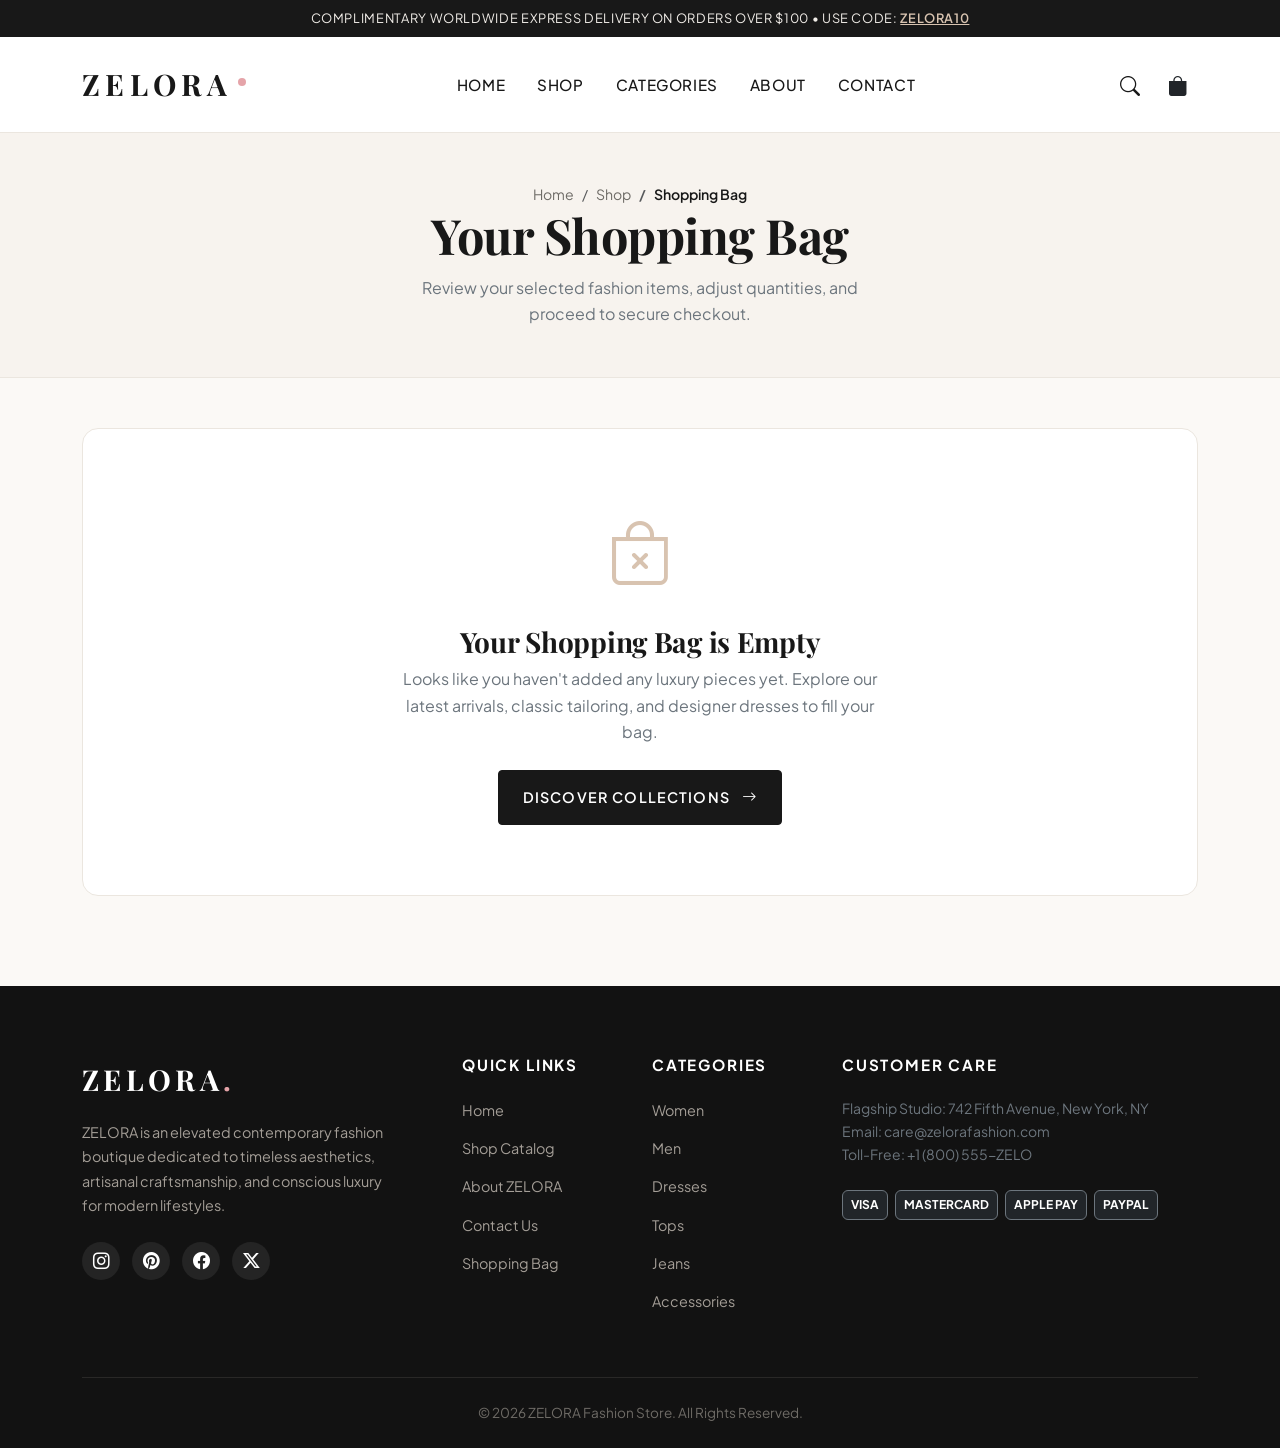
<file: cart.html>
<!DOCTYPE html>
<html lang="en">
<head>
  <meta charset="UTF-8">
  <meta name="viewport" content="width=device-width, initial-scale=1.0">
  <title>Your Shopping Bag | ZELORA Fashion Store</title>
  <meta name="description" content="Review your selected luxury apparel, modify quantities, apply promotional codes, and checkout seamlessly at ZELORA.">
  
  <!-- Google Fonts (Playfair Display & Plus Jakarta Sans) -->
  <link rel="preconnect" href="https://fonts.googleapis.com">
  <link rel="preconnect" href="https://fonts.gstatic.com" crossorigin>
  <link href="https://fonts.googleapis.com/css2?family=Playfair+Display:ital,wght@0,400;0,600;0,700;1,400&family=Plus+Jakarta+Sans:wght@300;400;500;600;700&display=swap" rel="stylesheet">
  
  <!-- Bootstrap 5 CSS -->
  <link href="https://cdn.jsdelivr.net/npm/bootstrap@5.3.3/dist/css/bootstrap.min.css" rel="stylesheet">
  <!-- Bootstrap Icons -->
  <link rel="stylesheet" href="https://cdn.jsdelivr.net/npm/bootstrap-icons@1.11.3/font/bootstrap-icons.min.css">
  
  <!-- Custom Stylesheet -->
  <link rel="stylesheet" href="style.css">
</head>
<body>

  <!-- Top Announcement Bar -->
  <div class="top-bar text-center">
    <div class="container">
      <span>Complimentary Worldwide Express Delivery on orders over $100 &bull; Use Code: <a href="shop.html">ZELORA10</a></span>
    </div>
  </div>

  <!-- Navigation Bar -->
  <header>
    <nav class="navbar navbar-expand-lg navbar-zelora">
      <div class="container">
        <!-- Logo / Brand Name -->
        <a class="navbar-brand" href="index.html">
          ZELORA<span class="brand-dot"></span>
        </a>

        <!-- Mobile Toggler -->
        <button class="navbar-toggler border-0" type="button" data-bs-toggle="collapse" data-bs-target="#navbarZelora" aria-controls="navbarZelora" aria-expanded="false" aria-label="Toggle navigation">
          <i class="bi bi-list fs-2 text-dark"></i>
        </button>

        <!-- Navbar Links -->
        <div class="collapse navbar-collapse" id="navbarZelora">
          <ul class="navbar-nav mx-auto mb-2 mb-lg-0">
            <li class="nav-item">
              <a class="nav-link" href="index.html">Home</a>
            </li>
            <li class="nav-item">
              <a class="nav-link" href="shop.html">Shop</a>
            </li>
            <li class="nav-item dropdown">
              <a class="nav-link dropdown-toggle" href="#" id="categoriesDropdown" role="button" data-bs-toggle="dropdown" aria-expanded="false">
                Categories
              </a>
              <ul class="dropdown-menu border-0 shadow-sm rounded-3 py-2" aria-labelledby="categoriesDropdown">
                <li><a class="dropdown-item py-2" href="shop.html?category=women">Women's Collection</a></li>
                <li><a class="dropdown-item py-2" href="shop.html?category=men">Men's Tailoring</a></li>
                <li><a class="dropdown-item py-2" href="shop.html?category=dresses">Designer Dresses</a></li>
                <li><a class="dropdown-item py-2" href="shop.html?category=tops">Luxury Tops</a></li>
                <li><a class="dropdown-item py-2" href="shop.html?category=jeans">Premium Denim</a></li>
                <li><hr class="dropdown-divider"></li>
                <li><a class="dropdown-item py-2" href="shop.html?category=accessories">Artisan Accessories</a></li>
              </ul>
            </li>
            <li class="nav-item">
              <a class="nav-link" href="about.html">About</a>
            </li>
            <li class="nav-item">
              <a class="nav-link" href="contact.html">Contact</a>
            </li>
          </ul>

          <!-- Nav Icons: Search & Cart -->
          <div class="d-flex align-items-center gap-2">
            <button class="nav-icon-btn" type="button" data-bs-toggle="collapse" data-bs-target="#navSearchCollapse" aria-expanded="false" title="Search catalog">
              <i class="bi bi-search"></i>
            </button>
            <a href="cart.html" class="nav-icon-btn active text-dark" title="View Bag">
              <i class="bi bi-bag-fill"></i>
              <span class="cart-badge-count" style="display: none;">0</span>
            </a>
          </div>
        </div>
      </div>
    </nav>

    <!-- Expandable Search Bar -->
    <div class="collapse nav-search-collapse" id="navSearchCollapse">
      <div class="container">
        <form class="nav-search-form d-flex max-w-lg mx-auto" style="max-width: 600px;">
          <input class="form-control rounded-pill me-2 px-4 py-2 border-secondary-subtle" type="search" placeholder="Search silk dresses, jackets, denim..." aria-label="Search">
          <button class="btn btn-zelora rounded-pill px-4" type="submit">Search</button>
        </form>
      </div>
    </div>
  </header>

  <!-- Page Header Banner -->
  <div class="page-header-banner">
    <div class="container">
      <nav aria-label="breadcrumb">
        <ol class="breadcrumb">
          <li class="breadcrumb-item"><a href="index.html">Home</a></li>
          <li class="breadcrumb-item"><a href="shop.html">Shop</a></li>
          <li class="breadcrumb-item active" aria-current="page">Shopping Bag</li>
        </ol>
      </nav>
      <h1 class="fw-bold">Your Shopping Bag</h1>
      <p class="text-secondary mx-auto mb-0" style="max-width: 500px;">
        Review your selected fashion items, adjust quantities, and proceed to secure checkout.
      </p>
    </div>
  </div>

  <!-- Cart Main Section -->
  <main class="container mb-5" id="cart-container">
    <!-- Active Cart Wrapper (visible when items present) -->
    <div class="row g-4" id="cart-content-wrapper">
      <!-- Left Column: Items Table -->
      <div class="col-lg-8">
        <div class="cart-table-card">
          <div class="table-responsive">
            <table class="table cart-table">
              <thead>
                <tr>
                  <th scope="col">Product</th>
                  <th scope="col">Price</th>
                  <th scope="col">Quantity</th>
                  <th scope="col">Subtotal</th>
                  <th scope="col" class="text-end">Action</th>
                </tr>
              </thead>
              <tbody id="cart-items-tbody">
                <!-- Injected dynamically via script.js -->
              </tbody>
            </table>
          </div>

          <div class="p-3 bg-white border-top d-flex justify-content-between align-items-center">
            <a href="shop.html" class="btn btn-outline-dark btn-sm rounded-1">
              <i class="bi bi-arrow-left me-1"></i> Continue Shopping
            </a>
            <button id="btn-clear-cart" class="btn btn-outline-danger btn-sm rounded-1">
              <i class="bi bi-trash3 me-1"></i> Empty Bag
            </button>
          </div>
        </div>

        <!-- Trust Badges -->
        <div class="row g-3 mt-3">
          <div class="col-md-4">
            <div class="bg-white p-3 rounded-2 border text-center small">
              <i class="bi bi-lock-fill text-success fs-5 d-block mb-1"></i>
              <strong>256-Bit SSL Encryption</strong>
              <div class="text-muted">100% Secure Checkout</div>
            </div>
          </div>
          <div class="col-md-4">
            <div class="bg-white p-3 rounded-2 border text-center small">
              <i class="bi bi-box-seam-fill text-primary fs-5 d-block mb-1"></i>
              <strong>Eco-Friendly Packaging</strong>
              <div class="text-muted">Zero-Plastic Delivery</div>
            </div>
          </div>
          <div class="col-md-4">
            <div class="bg-white p-3 rounded-2 border text-center small">
              <i class="bi bi-arrow-clockwise text-warning fs-5 d-block mb-1"></i>
              <strong>30-Day Guarantee</strong>
              <div class="text-muted">Effortless Returns</div>
            </div>
          </div>
        </div>
      </div>

      <!-- Right Column: Order Summary -->
      <div class="col-lg-4">
        <div class="cart-summary-card">
          <h4 class="font-serif fw-bold mb-3">Order Summary</h4>

          <!-- Promo Code Input -->
          <label class="small fw-bold text-uppercase text-secondary mb-1">Promo Code:</label>
          <div class="coupon-box">
            <input type="text" id="coupon-input" class="coupon-input" placeholder="e.g. ZELORA10">
            <button type="button" id="apply-coupon-btn" class="btn btn-zelora-beige">Apply</button>
          </div>
          <p class="small text-muted mb-4">Tip: Enter <strong>ZELORA10</strong> to receive 10% off your total order.</p>

          <hr class="text-secondary-subtle">

          <!-- Cost Calculations -->
          <div class="summary-row">
            <span class="text-secondary">Bag Subtotal</span>
            <span class="fw-semibold text-dark" id="summary-subtotal">$0.00</span>
          </div>

          <div class="summary-row" id="summary-discount-row" style="display: none;">
            <span class="text-success">Promo Discount</span>
            <span class="fw-semibold text-success" id="summary-discount">-$0.00</span>
          </div>

          <div class="summary-row">
            <span class="text-secondary">Estimated Shipping</span>
            <span class="fw-semibold text-dark" id="summary-shipping">Free</span>
          </div>

          <div class="summary-row">
            <span class="text-secondary">Estimated Tax (5%)</span>
            <span class="fw-semibold text-dark" id="summary-tax">$0.00</span>
          </div>

          <div class="summary-row summary-total">
            <span>Estimated Total</span>
            <span id="summary-total" class="text-dark">$0.00</span>
          </div>

          <!-- Checkout Button Trigger -->
          <button type="button" class="btn btn-zelora w-100 py-3 mt-4" data-bs-toggle="modal" data-bs-target="#checkoutModal">
            Proceed to Checkout <i class="bi bi-lock-fill ms-1"></i>
          </button>

          <div class="text-center mt-3">
            <small class="text-muted"><i class="bi bi-shield-check"></i> Free worldwide returns on all orders</small>
          </div>
        </div>
      </div>
    </div>

    <!-- Empty Bag State (visible when cart is empty) -->
    <div id="cart-empty-state" class="empty-cart-container" style="display: none;">
      <div class="empty-cart-icon">
        <i class="bi bi-bag-x"></i>
      </div>
      <h3 class="fw-bold mb-2">Your Shopping Bag is Empty</h3>
      <p class="text-secondary mx-auto mb-4" style="max-width: 480px;">
        Looks like you haven't added any luxury pieces yet. Explore our latest arrivals, classic tailoring, and designer dresses to fill your bag.
      </p>
      <a href="shop.html" class="btn btn-zelora px-4 py-3">
        Discover Collections <i class="bi bi-arrow-right ms-1"></i>
      </a>
    </div>
  </main>

  <!-- Interactive Checkout Modal -->
  <div class="modal fade" id="checkoutModal" tabindex="-1" aria-labelledby="checkoutModalLabel" aria-hidden="true">
    <div class="modal-dialog modal-dialog-centered modal-lg">
      <div class="modal-content border-0 shadow-lg">
        <div class="modal-header border-bottom bg-light">
          <h5 class="modal-title font-serif fw-bold" id="checkoutModalLabel">
            <i class="bi bi-shield-lock me-2 text-dark"></i>ZELORA Secure Checkout
          </h5>
          <button type="button" class="btn-close" data-bs-dismiss="modal" aria-label="Close"></button>
        </div>
        
        <form id="checkout-form">
          <div class="modal-body p-4">
            <div class="row g-4">
              <!-- Customer & Shipping Details -->
              <div class="col-md-7">
                <h6 class="fw-bold text-uppercase small text-secondary mb-3">1. Shipping Address</h6>
                <div class="row g-3">
                  <div class="col-12">
                    <label class="form-label small fw-semibold">Full Name *</label>
                    <input type="text" id="checkout-name" class="form-control" placeholder="e.g. Eleanor Vance" required>
                  </div>
                  <div class="col-12">
                    <label class="form-label small fw-semibold">Email Address *</label>
                    <input type="email" id="checkout-email" class="form-control" placeholder="eleanor@example.com" required>
                  </div>
                  <div class="col-12">
                    <label class="form-label small fw-semibold">Delivery Address *</label>
                    <input type="text" id="checkout-address" class="form-control" placeholder="Apt, Suite, Street Address" required>
                  </div>
                  <div class="col-6">
                    <label class="form-label small fw-semibold">City *</label>
                    <input type="text" class="form-control" placeholder="New York" required>
                  </div>
                  <div class="col-6">
                    <label class="form-label small fw-semibold">Postal Code *</label>
                    <input type="text" class="form-control" placeholder="10001" required>
                  </div>
                </div>

                <h6 class="fw-bold text-uppercase small text-secondary mt-4 mb-3">2. Payment Method</h6>
                <div class="border rounded p-3 mb-2">
                  <div class="form-check">
                    <input class="form-check-input" type="radio" name="paymentOption" id="payCredit" checked>
                    <label class="form-check-label fw-semibold small" for="payCredit">
                      Credit / Debit Card (Visa, Mastercard, Amex)
                    </label>
                  </div>
                </div>
                <div class="border rounded p-3">
                  <div class="form-check">
                    <input class="form-check-input" type="radio" name="paymentOption" id="payCash">
                    <label class="form-check-label fw-semibold small" for="payCash">
                      Cash On Delivery / Pay on Arrival
                    </label>
                  </div>
                </div>
              </div>

              <!-- Order Summary Sidebar in Modal -->
              <div class="col-md-5">
                <div class="bg-light p-3 rounded-3 border h-100">
                  <h6 class="fw-bold text-uppercase small text-secondary mb-3">Payment Total</h6>
                  <div class="d-flex justify-content-between small mb-2">
                    <span>Subtotal:</span>
                    <span id="modal-summary-subtotal" class="fw-bold">$0.00</span>
                  </div>
                  <div class="d-flex justify-content-between small mb-2">
                    <span>Delivery:</span>
                    <span class="text-success fw-bold">Free Express</span>
                  </div>
                  <hr>
                  <div class="d-flex justify-content-between fs-5 fw-bold mb-3">
                    <span>Total:</span>
                    <span id="modal-summary-total" class="text-dark">$0.00</span>
                  </div>
                  <div class="alert alert-info py-2 px-3 small mb-0">
                    <i class="bi bi-info-circle me-1"></i> Demo Store Notice: This will simulate a completed order. No real card charge will be made.
                  </div>
                </div>
              </div>
            </div>
          </div>
          <div class="modal-footer border-top bg-light">
            <button type="button" class="btn btn-secondary btn-sm" data-bs-dismiss="modal">Cancel</button>
            <button type="submit" class="btn btn-zelora px-4">Place Order Now</button>
          </div>
        </form>
      </div>
    </div>
  </div>

  <!-- Order Success Confirmation Modal -->
  <div class="modal fade" id="orderSuccessModal" tabindex="-1" aria-hidden="true" data-bs-backdrop="static">
    <div class="modal-dialog modal-dialog-centered">
      <div class="modal-content border-0 shadow-lg text-center p-4">
        <div class="modal-body">
          <div class="mb-3 text-success">
            <i class="bi bi-check-circle-fill" style="font-size: 4rem;"></i>
          </div>
          <h3 class="font-serif fw-bold mb-2">Thank You For Your Order!</h3>
          <p class="text-secondary mb-3">
            Your fashion pieces have been reserved and are currently being prepared for dispatch with sustainable packaging.
          </p>
          <div class="bg-light p-3 rounded border mb-4">
            <small class="text-muted d-block">Order Reference Number:</small>
            <strong id="confirmed-order-number" class="fs-5 text-dark">ZL-928172</strong>
          </div>
          <a href="shop.html" class="btn btn-zelora w-100 py-2">
            Continue Shopping
          </a>
        </div>
      </div>
    </div>
  </div>

  <!-- Professional Footer -->
  <footer class="footer-zelora">
    <div class="container">
      <div class="row g-4">
        <div class="col-lg-4 col-md-6">
          <a href="index.html" class="footer-brand">
            ZELORA<span>.</span>
          </a>
          <p class="footer-desc">
            ZELORA is an elevated contemporary fashion boutique dedicated to timeless aesthetics, artisanal craftsmanship, and conscious luxury for modern lifestyles.
          </p>
          <div class="social-links">
            <a href="#" class="social-btn" aria-label="Instagram"><i class="bi bi-instagram"></i></a>
            <a href="#" class="social-btn" aria-label="Pinterest"><i class="bi bi-pinterest"></i></a>
            <a href="#" class="social-btn" aria-label="Facebook"><i class="bi bi-facebook"></i></a>
            <a href="#" class="social-btn" aria-label="Twitter"><i class="bi bi-twitter-x"></i></a>
          </div>
        </div>

        <div class="col-lg-2 col-md-6 col-6">
          <h5 class="footer-heading">Quick Links</h5>
          <ul class="footer-links">
            <li><a href="index.html">Home</a></li>
            <li><a href="shop.html">Shop Catalog</a></li>
            <li><a href="about.html">About ZELORA</a></li>
            <li><a href="contact.html">Contact Us</a></li>
            <li><a href="cart.html">Shopping Bag</a></li>
          </ul>
        </div>

        <div class="col-lg-2 col-md-6 col-6">
          <h5 class="footer-heading">Categories</h5>
          <ul class="footer-links">
            <li><a href="shop.html?category=women">Women</a></li>
            <li><a href="shop.html?category=men">Men</a></li>
            <li><a href="shop.html?category=dresses">Dresses</a></li>
            <li><a href="shop.html?category=tops">Tops</a></li>
            <li><a href="shop.html?category=jeans">Jeans</a></li>
            <li><a href="shop.html?category=accessories">Accessories</a></li>
          </ul>
        </div>

        <div class="col-lg-4 col-md-6">
          <h5 class="footer-heading">Customer Care</h5>
          <p class="text-secondary small mb-3">
            Flagship Studio: 742 Fifth Avenue, New York, NY<br>
            Email: care@zelorafashion.com<br>
            Toll-Free: +1 (800) 555-ZELO
          </p>
          <div class="pt-2">
            <span class="badge bg-dark border border-secondary p-2 me-1">VISA</span>
            <span class="badge bg-dark border border-secondary p-2 me-1">MASTERCARD</span>
            <span class="badge bg-dark border border-secondary p-2 me-1">APPLE PAY</span>
            <span class="badge bg-dark border border-secondary p-2">PAYPAL</span>
          </div>
        </div>
      </div>

      <div class="footer-bottom">
        <p class="mb-0">&copy; 2026 ZELORA Fashion Store. All Rights Reserved.</p>
      </div>
    </div>
  </footer>

  <!-- Toast Notification Container -->
  <div id="zelora-toast-container" class="zelora-toast-container"></div>

  <!-- Bootstrap 5 Bundle JS -->
  <script src="https://cdn.jsdelivr.net/npm/bootstrap@5.3.3/dist/js/bootstrap.bundle.min.js"></script>
  <!-- Core Store JS -->
  <script src="script.js"></script>
</body>
</html>
</file>
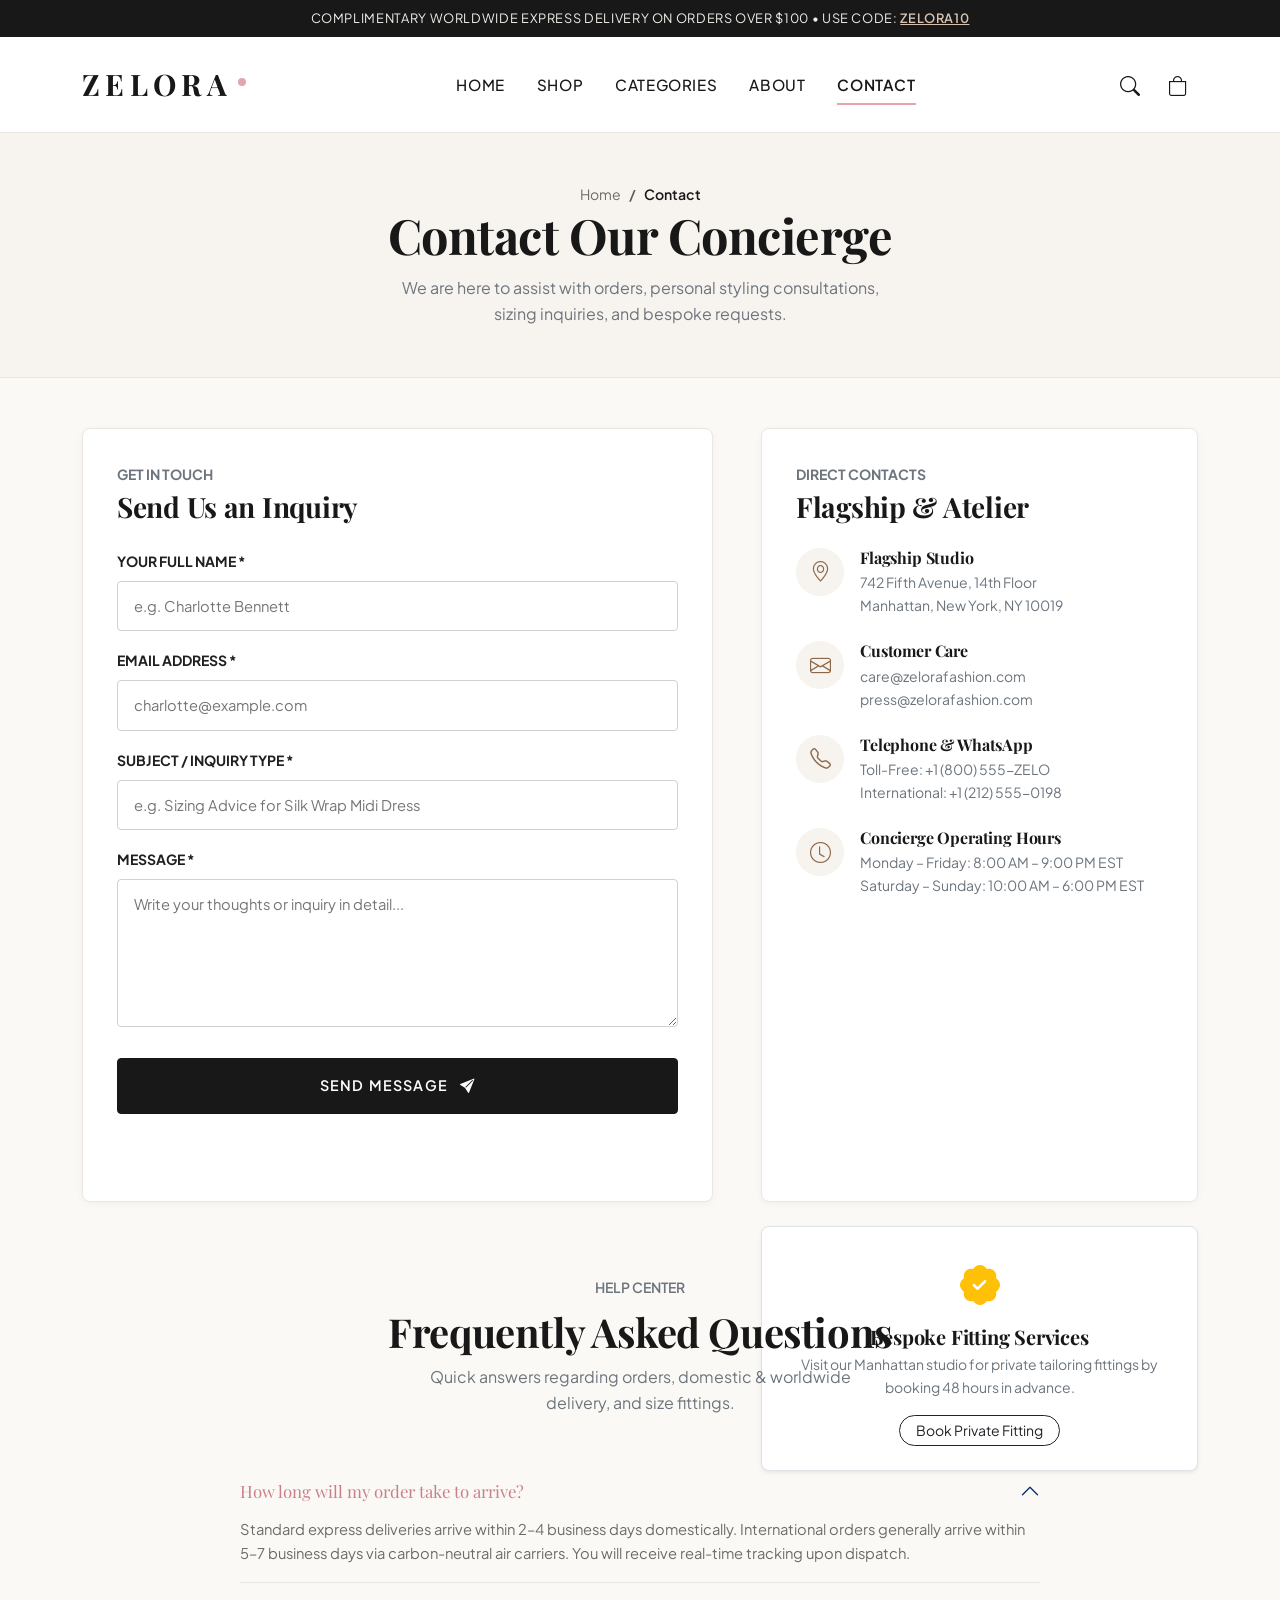
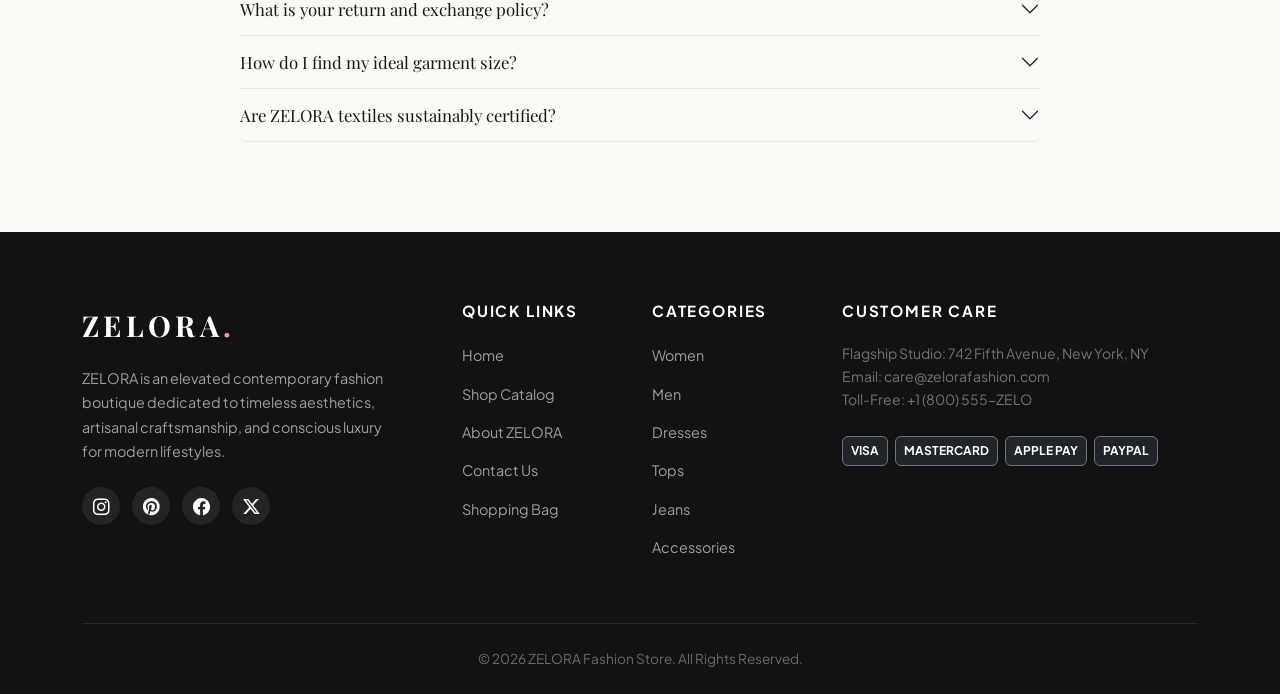
<file: contact.html>
<!DOCTYPE html>
<html lang="en">
<head>
  <meta charset="UTF-8">
  <meta name="viewport" content="width=device-width, initial-scale=1.0">
  <title>Contact Concierge | ZELORA Fashion Store</title>
  <meta name="description" content="Get in touch with ZELORA Fashion Store customer care, styling concierge, or visit our flagship studio in New York.">
  
  <!-- Google Fonts (Playfair Display & Plus Jakarta Sans) -->
  <link rel="preconnect" href="https://fonts.googleapis.com">
  <link rel="preconnect" href="https://fonts.gstatic.com" crossorigin>
  <link href="https://fonts.googleapis.com/css2?family=Playfair+Display:ital,wght@0,400;0,600;0,700;1,400&family=Plus+Jakarta+Sans:wght@300;400;500;600;700&display=swap" rel="stylesheet">
  
  <!-- Bootstrap 5 CSS -->
  <link href="https://cdn.jsdelivr.net/npm/bootstrap@5.3.3/dist/css/bootstrap.min.css" rel="stylesheet">
  <!-- Bootstrap Icons -->
  <link rel="stylesheet" href="https://cdn.jsdelivr.net/npm/bootstrap-icons@1.11.3/font/bootstrap-icons.min.css">
  
  <!-- Custom Stylesheet -->
  <link rel="stylesheet" href="style.css">
</head>
<body>

  <!-- Top Announcement Bar -->
  <div class="top-bar text-center">
    <div class="container">
      <span>Complimentary Worldwide Express Delivery on orders over $100 &bull; Use Code: <a href="shop.html">ZELORA10</a></span>
    </div>
  </div>

  <!-- Navigation Bar -->
  <header>
    <nav class="navbar navbar-expand-lg navbar-zelora">
      <div class="container">
        <!-- Logo / Brand Name -->
        <a class="navbar-brand" href="index.html">
          ZELORA<span class="brand-dot"></span>
        </a>

        <!-- Mobile Toggler -->
        <button class="navbar-toggler border-0" type="button" data-bs-toggle="collapse" data-bs-target="#navbarZelora" aria-controls="navbarZelora" aria-expanded="false" aria-label="Toggle navigation">
          <i class="bi bi-list fs-2 text-dark"></i>
        </button>

        <!-- Navbar Links -->
        <div class="collapse navbar-collapse" id="navbarZelora">
          <ul class="navbar-nav mx-auto mb-2 mb-lg-0">
            <li class="nav-item">
              <a class="nav-link" href="index.html">Home</a>
            </li>
            <li class="nav-item">
              <a class="nav-link" href="shop.html">Shop</a>
            </li>
            <li class="nav-item dropdown">
              <a class="nav-link dropdown-toggle" href="#" id="categoriesDropdown" role="button" data-bs-toggle="dropdown" aria-expanded="false">
                Categories
              </a>
              <ul class="dropdown-menu border-0 shadow-sm rounded-3 py-2" aria-labelledby="categoriesDropdown">
                <li><a class="dropdown-item py-2" href="shop.html?category=women">Women's Collection</a></li>
                <li><a class="dropdown-item py-2" href="shop.html?category=men">Men's Tailoring</a></li>
                <li><a class="dropdown-item py-2" href="shop.html?category=dresses">Designer Dresses</a></li>
                <li><a class="dropdown-item py-2" href="shop.html?category=tops">Luxury Tops</a></li>
                <li><a class="dropdown-item py-2" href="shop.html?category=jeans">Premium Denim</a></li>
                <li><hr class="dropdown-divider"></li>
                <li><a class="dropdown-item py-2" href="shop.html?category=accessories">Artisan Accessories</a></li>
              </ul>
            </li>
            <li class="nav-item">
              <a class="nav-link" href="about.html">About</a>
            </li>
            <li class="nav-item">
              <a class="nav-link active" href="contact.html">Contact</a>
            </li>
          </ul>

          <!-- Nav Icons: Search & Cart -->
          <div class="d-flex align-items-center gap-2">
            <button class="nav-icon-btn" type="button" data-bs-toggle="collapse" data-bs-target="#navSearchCollapse" aria-expanded="false" title="Search catalog">
              <i class="bi bi-search"></i>
            </button>
            <a href="cart.html" class="nav-icon-btn" title="View Bag">
              <i class="bi bi-bag"></i>
              <span class="cart-badge-count" style="display: none;">0</span>
            </a>
          </div>
        </div>
      </div>
    </nav>

    <!-- Expandable Search Bar -->
    <div class="collapse nav-search-collapse" id="navSearchCollapse">
      <div class="container">
        <form class="nav-search-form d-flex max-w-lg mx-auto" style="max-width: 600px;">
          <input class="form-control rounded-pill me-2 px-4 py-2 border-secondary-subtle" type="search" placeholder="Search silk dresses, jackets, denim..." aria-label="Search">
          <button class="btn btn-zelora rounded-pill px-4" type="submit">Search</button>
        </form>
      </div>
    </div>
  </header>

  <!-- Page Header Banner -->
  <div class="page-header-banner">
    <div class="container">
      <nav aria-label="breadcrumb">
        <ol class="breadcrumb">
          <li class="breadcrumb-item"><a href="index.html">Home</a></li>
          <li class="breadcrumb-item active" aria-current="page">Contact</li>
        </ol>
      </nav>
      <h1 class="fw-bold">Contact Our Concierge</h1>
      <p class="text-secondary mx-auto mb-0" style="max-width: 520px;">
        We are here to assist with orders, personal styling consultations, sizing inquiries, and bespoke requests.
      </p>
    </div>
  </div>

  <!-- Contact Us Main Section -->
  <main class="container mb-5">
    <div class="row g-5">
      <!-- Left Column: Validated Contact Form -->
      <div class="col-lg-7">
        <div class="contact-card">
          <span class="text-uppercase text-secondary fw-bold small letter-spacing d-block mb-1">Get in Touch</span>
          <h3 class="font-serif fw-bold mb-4">Send Us an Inquiry</h3>

          <!-- On-screen Success Alert (Hidden until successful submission) -->
          <div id="contact-success-alert" class="alert alert-success border-0 shadow-sm p-4 mb-4 rounded-3" style="display: none; background-color: #eaf6ec; color: #1c5228;">
            <div class="d-flex align-items-center gap-3">
              <i class="bi bi-check-circle-fill fs-2 text-success"></i>
              <div>
                <h5 class="fw-bold mb-1">Inquiry Dispatched Successfully!</h5>
                <p class="small mb-0">Thank you for reaching out to ZELORA. Our senior stylist or care specialist will respond within 12 business hours.</p>
              </div>
            </div>
          </div>

          <form id="zelora-contact-form" novalidate>
            <!-- Name -->
            <div class="mb-3">
              <label for="contact-name" class="form-label small fw-bold text-uppercase">Your Full Name *</label>
              <input type="text" id="contact-name" class="form-control-zelora" placeholder="e.g. Charlotte Bennett" required>
              <div class="error-feedback">Please provide your full name (at least 2 characters).</div>
            </div>

            <!-- Email -->
            <div class="mb-3">
              <label for="contact-email" class="form-label small fw-bold text-uppercase">Email Address *</label>
              <input type="email" id="contact-email" class="form-control-zelora" placeholder="charlotte@example.com" required>
              <div class="error-feedback">Please provide a valid email address.</div>
            </div>

            <!-- Subject -->
            <div class="mb-3">
              <label for="contact-subject" class="form-label small fw-bold text-uppercase">Subject / Inquiry Type *</label>
              <input type="text" id="contact-subject" class="form-control-zelora" placeholder="e.g. Sizing Advice for Silk Wrap Midi Dress" required>
              <div class="error-feedback">Please specify a subject for your message.</div>
            </div>

            <!-- Message -->
            <div class="mb-4">
              <label for="contact-message" class="form-label small fw-bold text-uppercase">Message *</label>
              <textarea id="contact-message" rows="5" class="form-control-zelora" placeholder="Write your thoughts or inquiry in detail..." required></textarea>
              <div class="error-feedback">Message must be at least 10 characters long.</div>
            </div>

            <!-- Submit Button -->
            <button type="submit" class="btn btn-zelora w-100 py-3">
              Send Message <i class="bi bi-send-fill ms-1"></i>
            </button>
          </form>
        </div>
      </div>

      <!-- Right Column: Studio Information & Details -->
      <div class="col-lg-5">
        <div class="info-card mb-4">
          <span class="text-uppercase text-secondary fw-bold small letter-spacing d-block mb-1">Direct Contacts</span>
          <h3 class="font-serif fw-bold mb-4">Flagship & Atelier</h3>

          <!-- Address -->
          <div class="d-flex align-items-start gap-3 mb-4">
            <div class="contact-icon-box">
              <i class="bi bi-geo-alt"></i>
            </div>
            <div>
              <h6 class="fw-bold mb-1">Flagship Studio</h6>
              <p class="text-secondary small mb-0">
                742 Fifth Avenue, 14th Floor<br>
                Manhattan, New York, NY 10019
              </p>
            </div>
          </div>

          <!-- Email -->
          <div class="d-flex align-items-start gap-3 mb-4">
            <div class="contact-icon-box">
              <i class="bi bi-envelope"></i>
            </div>
            <div>
              <h6 class="fw-bold mb-1">Customer Care</h6>
              <p class="text-secondary small mb-0">
                care@zelorafashion.com<br>
                press@zelorafashion.com
              </p>
            </div>
          </div>

          <!-- Phone -->
          <div class="d-flex align-items-start gap-3 mb-4">
            <div class="contact-icon-box">
              <i class="bi bi-telephone"></i>
            </div>
            <div>
              <h6 class="fw-bold mb-1">Telephone & WhatsApp</h6>
              <p class="text-secondary small mb-0">
                Toll-Free: +1 (800) 555-ZELO<br>
                International: +1 (212) 555-0198
              </p>
            </div>
          </div>

          <!-- Operating Hours -->
          <div class="d-flex align-items-start gap-3">
            <div class="contact-icon-box">
              <i class="bi bi-clock"></i>
            </div>
            <div>
              <h6 class="fw-bold mb-1">Concierge Operating Hours</h6>
              <p class="text-secondary small mb-0">
                Monday – Friday: 8:00 AM – 9:00 PM EST<br>
                Saturday – Sunday: 10:00 AM – 6:00 PM EST
              </p>
            </div>
          </div>
        </div>

        <!-- Boutique Service Guarantee Card -->
        <div class="bg-white rounded-3 border p-4 shadow-sm text-center">
          <i class="bi bi-patch-check-fill text-warning fs-1 mb-2 d-block"></i>
          <h5 class="font-serif fw-bold mb-1">Bespoke Fitting Services</h5>
          <p class="text-secondary small mb-3">Visit our Manhattan studio for private tailoring fittings by booking 48 hours in advance.</p>
          <a href="mailto:care@zelorafashion.com?subject=Studio Fitting Request" class="btn btn-outline-dark btn-sm rounded-pill px-3">
            Book Private Fitting
          </a>
        </div>
      </div>
    </div>

    <!-- Interactive FAQ Accordion -->
    <div class="my-5 pt-4">
      <div class="text-center mb-5">
        <span class="text-uppercase text-secondary fw-semibold small letter-spacing">Help Center</span>
        <h2 class="display-6 fw-bold mt-2">Frequently Asked Questions</h2>
        <p class="text-secondary mx-auto" style="max-width: 480px;">Quick answers regarding orders, domestic & worldwide delivery, and size fittings.</p>
      </div>

      <div class="accordion zelora-accordion mx-auto" id="contactFaqAccordion" style="max-width: 800px;">
        <div class="accordion-item">
          <h2 class="accordion-header" id="faqOne">
            <button class="accordion-button" type="button" data-bs-toggle="collapse" data-bs-target="#collapseFaqOne" aria-expanded="true" aria-controls="collapseFaqOne">
              How long will my order take to arrive?
            </button>
          </h2>
          <div id="collapseFaqOne" class="accordion-collapse collapse show" aria-labelledby="faqOne" data-bs-parent="#contactFaqAccordion">
            <div class="accordion-body">
              Standard express deliveries arrive within 2–4 business days domestically. International orders generally arrive within 5–7 business days via carbon-neutral air carriers. You will receive real-time tracking upon dispatch.
            </div>
          </div>
        </div>

        <div class="accordion-item">
          <h2 class="accordion-header" id="faqTwo">
            <button class="accordion-button collapsed" type="button" data-bs-toggle="collapse" data-bs-target="#collapseFaqTwo" aria-expanded="false" aria-controls="collapseFaqTwo">
              What is your return and exchange policy?
            </button>
          </h2>
          <div id="collapseFaqTwo" class="accordion-collapse collapse" aria-labelledby="faqTwo" data-bs-parent="#contactFaqAccordion">
            <div class="accordion-body">
              We provide a 30-day complimentary return and exchange window on all unworn items with original garment tags attached. Returns are completely free of charge.
            </div>
          </div>
        </div>

        <div class="accordion-item">
          <h2 class="accordion-header" id="faqThree">
            <button class="accordion-button collapsed" type="button" data-bs-toggle="collapse" data-bs-target="#collapseFaqThree" aria-expanded="false" aria-controls="collapseFaqThree">
              How do I find my ideal garment size?
            </button>
          </h2>
          <div id="collapseFaqThree" class="accordion-collapse collapse" aria-labelledby="faqThree" data-bs-parent="#contactFaqAccordion">
            <div class="accordion-body">
              Each product page features our interactive universal Size Guide with bust, waist, and hip measurements. If you are between sizes, our stylists recommend ordering the next size up for a relaxed silhouette.
            </div>
          </div>
        </div>

        <div class="accordion-item">
          <h2 class="accordion-header" id="faqFour">
            <button class="accordion-button collapsed" type="button" data-bs-toggle="collapse" data-bs-target="#collapseFaqFour" aria-expanded="false" aria-controls="collapseFaqFour">
              Are ZELORA textiles sustainably certified?
            </button>
          </h2>
          <div id="collapseFaqFour" class="accordion-collapse collapse" aria-labelledby="faqFour" data-bs-parent="#contactFaqAccordion">
            <div class="accordion-body">
              Yes, 100% of our cotton is certified organic (GOTS), our virgin wools are ethically sourced with animal-welfare certifications, and all packaging is plastic-free and fully recyclable.
            </div>
          </div>
        </div>
      </div>
    </div>
  </main>

  <!-- Professional Footer -->
  <footer class="footer-zelora">
    <div class="container">
      <div class="row g-4">
        <div class="col-lg-4 col-md-6">
          <a href="index.html" class="footer-brand">
            ZELORA<span>.</span>
          </a>
          <p class="footer-desc">
            ZELORA is an elevated contemporary fashion boutique dedicated to timeless aesthetics, artisanal craftsmanship, and conscious luxury for modern lifestyles.
          </p>
          <div class="social-links">
            <a href="#" class="social-btn" aria-label="Instagram"><i class="bi bi-instagram"></i></a>
            <a href="#" class="social-btn" aria-label="Pinterest"><i class="bi bi-pinterest"></i></a>
            <a href="#" class="social-btn" aria-label="Facebook"><i class="bi bi-facebook"></i></a>
            <a href="#" class="social-btn" aria-label="Twitter"><i class="bi bi-twitter-x"></i></a>
          </div>
        </div>

        <div class="col-lg-2 col-md-6 col-6">
          <h5 class="footer-heading">Quick Links</h5>
          <ul class="footer-links">
            <li><a href="index.html">Home</a></li>
            <li><a href="shop.html">Shop Catalog</a></li>
            <li><a href="about.html">About ZELORA</a></li>
            <li><a href="contact.html">Contact Us</a></li>
            <li><a href="cart.html">Shopping Bag</a></li>
          </ul>
        </div>

        <div class="col-lg-2 col-md-6 col-6">
          <h5 class="footer-heading">Categories</h5>
          <ul class="footer-links">
            <li><a href="shop.html?category=women">Women</a></li>
            <li><a href="shop.html?category=men">Men</a></li>
            <li><a href="shop.html?category=dresses">Dresses</a></li>
            <li><a href="shop.html?category=tops">Tops</a></li>
            <li><a href="shop.html?category=jeans">Jeans</a></li>
            <li><a href="shop.html?category=accessories">Accessories</a></li>
          </ul>
        </div>

        <div class="col-lg-4 col-md-6">
          <h5 class="footer-heading">Customer Care</h5>
          <p class="text-secondary small mb-3">
            Flagship Studio: 742 Fifth Avenue, New York, NY<br>
            Email: care@zelorafashion.com<br>
            Toll-Free: +1 (800) 555-ZELO
          </p>
          <div class="pt-2">
            <span class="badge bg-dark border border-secondary p-2 me-1">VISA</span>
            <span class="badge bg-dark border border-secondary p-2 me-1">MASTERCARD</span>
            <span class="badge bg-dark border border-secondary p-2 me-1">APPLE PAY</span>
            <span class="badge bg-dark border border-secondary p-2">PAYPAL</span>
          </div>
        </div>
      </div>

      <div class="footer-bottom">
        <p class="mb-0">&copy; 2026 ZELORA Fashion Store. All Rights Reserved.</p>
      </div>
    </div>
  </footer>

  <!-- Toast Notification Container -->
  <div id="zelora-toast-container" class="zelora-toast-container"></div>

  <!-- Bootstrap 5 Bundle JS -->
  <script src="https://cdn.jsdelivr.net/npm/bootstrap@5.3.3/dist/js/bootstrap.bundle.min.js"></script>
  <!-- Core Store JS -->
  <script src="script.js"></script>
</body>
</html>
</file>
<file: style.css>
/* ==========================================================================
   ZELORA Fashion Store - Global Stylesheet
   Modern, Elegant, Responsive E-Commerce Styling
   Palette: Soft Pink, Warm Beige, Off-White, Rich Charcoal & Black
   ========================================================================== */

/* --------------------------------------------------------------------------
   1. CSS Variables & Design Tokens
   -------------------------------------------------------------------------- */
:root {
  /* Brand Accent Colors */
  --color-primary: #181818;
  --color-primary-hover: #333333;
  --color-secondary: #6e6b66;
  
  /* Soft Pink & Beige Accents */
  --color-pink-soft: #f7ebe9;
  --color-pink-accent: #e5a4a9;
  --color-pink-deep: #c97f85;
  --color-beige-light: #f7f3ee;
  --color-beige-accent: #d8c3b0;
  --color-beige-dark: #bba28c;
  
  /* Neutrals */
  --color-white: #ffffff;
  --color-offwhite: #fbf9f6;
  --color-gray-100: #f5f5f5;
  --color-gray-200: #e9e9e9;
  --color-gray-300: #d1d1d1;
  --color-gray-600: #666666;
  --color-gray-800: #2b2b2b;
  --color-text: #1f1f1f;
  
  /* Status Colors */
  --color-success: #2d8a54;
  --color-danger: #c23934;
  --color-warning: #e09f3e;

  /* Typography */
  --font-serif: 'Playfair Display', Georgia, serif;
  --font-sans: 'Plus Jakarta Sans', system-ui, -apple-system, BlinkMacSystemFont, 'Segoe UI', Roboto, sans-serif;
  
  /* Shadows */
  --shadow-sm: 0 2px 8px rgba(0, 0, 0, 0.04);
  --shadow-md: 0 6px 20px rgba(0, 0, 0, 0.07);
  --shadow-lg: 0 12px 36px rgba(0, 0, 0, 0.1);
  --shadow-hover: 0 14px 28px rgba(0, 0, 0, 0.12);
  
  /* Transitions */
  --transition-fast: 0.2s ease;
  --transition-normal: 0.3s cubic-bezier(0.25, 0.8, 0.25, 1);
  --transition-slow: 0.5s ease-out;

  /* Borders & Radius */
  --border-light: 1px solid #ebe6df;
  --radius-sm: 4px;
  --radius-md: 8px;
  --radius-lg: 16px;
  --radius-pill: 50px;
}

/* --------------------------------------------------------------------------
   2. Reset & Global Typography
   -------------------------------------------------------------------------- */
* {
  margin: 0;
  padding: 0;
  box-sizing: border-box;
}

body {
  font-family: var(--font-sans);
  color: var(--color-text);
  background-color: var(--color-offwhite);
  line-height: 1.65;
  -webkit-font-smoothing: antialiased;
  -moz-osx-font-smoothing: grayscale;
  overflow-x: hidden;
}

h1, h2, h3, h4, h5, h6,
.font-serif,
.navbar-brand {
  font-family: var(--font-serif);
  color: var(--color-primary);
  font-weight: 600;
  letter-spacing: -0.01em;
}

p {
  color: var(--color-secondary);
}

a {
  color: var(--color-primary);
  text-decoration: none;
  transition: color var(--transition-fast);
}

a:hover {
  color: var(--color-pink-deep);
}

img {
  max-width: 100%;
  height: auto;
  display: block;
}

/* --------------------------------------------------------------------------
   3. Top Announcement Bar
   -------------------------------------------------------------------------- */
.top-bar {
  background-color: var(--color-primary);
  color: #f1ede8;
  font-size: 0.8rem;
  letter-spacing: 0.05em;
  padding: 8px 0;
  text-transform: uppercase;
}

.top-bar a {
  color: var(--color-beige-accent);
  text-decoration: underline;
  font-weight: 600;
}

.top-bar a:hover {
  color: var(--color-white);
}

/* --------------------------------------------------------------------------
   4. Navigation Bar
   -------------------------------------------------------------------------- */
.navbar-zelora {
  background-color: rgba(255, 255, 255, 0.96);
  backdrop-filter: blur(10px);
  border-bottom: var(--border-light);
  padding: 18px 0;
  position: sticky;
  top: 0;
  z-index: 1020;
  transition: all var(--transition-normal);
}

.navbar-brand {
  font-size: 1.85rem;
  font-weight: 700;
  letter-spacing: 0.18em;
  color: var(--color-primary) !important;
  text-transform: uppercase;
  display: flex;
  align-items: center;
  gap: 6px;
}

.navbar-brand span.brand-dot {
  display: inline-block;
  width: 8px;
  height: 8px;
  background-color: var(--color-pink-accent);
  border-radius: 50%;
  margin-top: -6px;
}

.nav-link {
  font-size: 0.95rem;
  font-weight: 500;
  color: var(--color-primary) !important;
  padding: 8px 16px !important;
  letter-spacing: 0.04em;
  text-transform: uppercase;
  position: relative;
  transition: color var(--transition-fast);
}

.nav-link::after {
  content: '';
  position: absolute;
  bottom: 0;
  left: 16px;
  right: 16px;
  height: 2px;
  background-color: var(--color-pink-accent);
  transform: scaleX(0);
  transform-origin: right;
  transition: transform var(--transition-normal);
}

.nav-link:hover::after,
.nav-link.active::after {
  transform: scaleX(1);
  transform-origin: left;
}

.nav-link.active {
  font-weight: 600;
  color: var(--color-primary) !important;
}

/* Nav Icons */
.nav-icon-btn {
  background: transparent;
  border: none;
  font-size: 1.25rem;
  color: var(--color-primary);
  padding: 6px 10px;
  position: relative;
  display: inline-flex;
  align-items: center;
  justify-content: center;
  cursor: pointer;
  transition: transform var(--transition-fast), color var(--transition-fast);
}

.nav-icon-btn:hover {
  transform: translateY(-2px);
  color: var(--color-pink-deep);
}

.cart-badge-count {
  position: absolute;
  top: 0;
  right: 2px;
  background-color: var(--color-pink-accent);
  color: var(--color-primary);
  font-size: 0.7rem;
  font-weight: 700;
  border-radius: 50%;
  width: 18px;
  height: 18px;
  display: flex;
  align-items: center;
  justify-content: center;
  box-shadow: 0 2px 4px rgba(0, 0, 0, 0.15);
}

/* Nav Search Dropdown Container */
.nav-search-collapse {
  background-color: var(--color-white);
  border-bottom: var(--border-light);
  padding: 15px 0;
  box-shadow: var(--shadow-md);
}

/* --------------------------------------------------------------------------
   5. Buttons & Badges
   -------------------------------------------------------------------------- */
.btn-zelora {
  background-color: var(--color-primary);
  color: var(--color-white);
  padding: 12px 28px;
  font-size: 0.9rem;
  font-weight: 600;
  letter-spacing: 0.08em;
  text-transform: uppercase;
  border: 1px solid var(--color-primary);
  border-radius: var(--radius-sm);
  display: inline-flex;
  align-items: center;
  justify-content: center;
  gap: 8px;
  transition: all var(--transition-normal);
  cursor: pointer;
}

.btn-zelora:hover {
  background-color: var(--color-primary-hover);
  color: var(--color-white);
  border-color: var(--color-primary-hover);
  transform: translateY(-2px);
  box-shadow: var(--shadow-md);
}

.btn-zelora-outline {
  background-color: transparent;
  color: var(--color-primary);
  border: 1px solid var(--color-primary);
  padding: 12px 28px;
  font-size: 0.9rem;
  font-weight: 600;
  letter-spacing: 0.08em;
  text-transform: uppercase;
  border-radius: var(--radius-sm);
  transition: all var(--transition-normal);
  display: inline-flex;
  align-items: center;
  justify-content: center;
  gap: 8px;
}

.btn-zelora-outline:hover {
  background-color: var(--color-primary);
  color: var(--color-white);
  transform: translateY(-2px);
  box-shadow: var(--shadow-md);
}

.btn-zelora-pink {
  background-color: var(--color-pink-accent);
  color: var(--color-primary);
  border: 1px solid var(--color-pink-accent);
  padding: 12px 28px;
  font-size: 0.9rem;
  font-weight: 600;
  letter-spacing: 0.08em;
  text-transform: uppercase;
  border-radius: var(--radius-sm);
  transition: all var(--transition-normal);
  display: inline-flex;
  align-items: center;
  justify-content: center;
  gap: 8px;
}

.btn-zelora-pink:hover {
  background-color: var(--color-pink-deep);
  border-color: var(--color-pink-deep);
  color: var(--color-white);
  transform: translateY(-2px);
  box-shadow: var(--shadow-md);
}

.btn-zelora-beige {
  background-color: var(--color-beige-accent);
  color: var(--color-primary);
  border: 1px solid var(--color-beige-accent);
  padding: 10px 24px;
  font-size: 0.88rem;
  font-weight: 600;
  border-radius: var(--radius-sm);
  transition: all var(--transition-normal);
}

.btn-zelora-beige:hover {
  background-color: var(--color-beige-dark);
  color: var(--color-white);
}

/* Category Filter Buttons */
.filter-btn {
  background-color: var(--color-white);
  color: var(--color-primary);
  border: 1px solid var(--color-gray-300);
  padding: 8px 20px;
  border-radius: var(--radius-pill);
  font-size: 0.88rem;
  font-weight: 500;
  letter-spacing: 0.03em;
  transition: all var(--transition-fast);
  cursor: pointer;
  white-space: nowrap;
}

.filter-btn:hover,
.filter-btn.active {
  background-color: var(--color-primary);
  color: var(--color-white);
  border-color: var(--color-primary);
  box-shadow: var(--shadow-sm);
}

/* Badges */
.badge-tag {
  font-size: 0.72rem;
  font-weight: 700;
  text-transform: uppercase;
  letter-spacing: 0.08em;
  padding: 5px 12px;
  border-radius: var(--radius-sm);
}

.badge-new {
  background-color: var(--color-pink-soft);
  color: var(--color-pink-deep);
}

.badge-sale {
  background-color: #fde8e8;
  color: var(--color-danger);
}

.badge-trending {
  background-color: var(--color-beige-light);
  color: #8c6849;
}

/* --------------------------------------------------------------------------
   6. Hero Section
   -------------------------------------------------------------------------- */
.hero-section {
  position: relative;
  background-color: var(--color-beige-light);
  overflow: hidden;
  padding: 80px 0;
  min-height: 85vh;
  display: flex;
  align-items: center;
}

.hero-bg-accent {
  position: absolute;
  top: -10%;
  right: -5%;
  width: 55vw;
  height: 55vw;
  max-width: 700px;
  max-height: 700px;
  background: radial-gradient(circle, rgba(229, 164, 169, 0.25) 0%, rgba(216, 195, 176, 0.15) 60%, transparent 80%);
  border-radius: 50%;
  z-index: 0;
  pointer-events: none;
}

.hero-subtitle {
  font-size: 0.85rem;
  letter-spacing: 0.25em;
  text-transform: uppercase;
  color: var(--color-pink-deep);
  font-weight: 700;
  margin-bottom: 16px;
  display: inline-block;
}

.hero-title {
  font-size: clamp(2.5rem, 5vw, 4.2rem);
  line-height: 1.12;
  font-weight: 700;
  margin-bottom: 22px;
  color: var(--color-primary);
}

.hero-title em {
  font-style: italic;
  font-weight: 400;
  color: var(--color-pink-deep);
}

.hero-description {
  font-size: 1.1rem;
  color: var(--color-secondary);
  margin-bottom: 34px;
  max-width: 520px;
}

.hero-img-wrapper {
  position: relative;
  z-index: 1;
}

.hero-img-main {
  width: 100%;
  height: 540px;
  object-fit: cover;
  border-radius: var(--radius-lg);
  box-shadow: var(--shadow-lg);
  transition: transform var(--transition-slow);
}

.hero-img-main:hover {
  transform: scale(1.02);
}

.hero-floating-card {
  position: absolute;
  bottom: 30px;
  left: -25px;
  background-color: rgba(255, 255, 255, 0.95);
  backdrop-filter: blur(8px);
  padding: 16px 22px;
  border-radius: var(--radius-md);
  box-shadow: var(--shadow-md);
  border: var(--border-light);
  display: flex;
  align-items: center;
  gap: 14px;
  animation: float 4s ease-in-out infinite;
}

@keyframes float {
  0%, 100% { transform: translateY(0px); }
  50% { transform: translateY(-8px); }
}

/* --------------------------------------------------------------------------
   7. Category Cards Section
   -------------------------------------------------------------------------- */
.category-card {
  position: relative;
  border-radius: var(--radius-md);
  overflow: hidden;
  background-color: var(--color-white);
  box-shadow: var(--shadow-sm);
  height: 320px;
  display: block;
  transition: all var(--transition-normal);
}

.category-card img {
  width: 100%;
  height: 100%;
  object-fit: cover;
  transition: transform 0.6s cubic-bezier(0.25, 0.8, 0.25, 1);
}

.category-overlay {
  position: absolute;
  inset: 0;
  background: linear-gradient(to top, rgba(18, 18, 18, 0.75) 0%, rgba(18, 18, 18, 0.1) 60%, transparent 100%);
  display: flex;
  flex-direction: column;
  justify-content: flex-end;
  padding: 24px;
  color: var(--color-white);
  transition: background var(--transition-normal);
}

.category-title {
  font-family: var(--font-serif);
  font-size: 1.4rem;
  font-weight: 600;
  color: var(--color-white);
  margin-bottom: 4px;
  transition: transform var(--transition-fast);
}

.category-count {
  font-size: 0.85rem;
  color: var(--color-beige-accent);
  text-transform: uppercase;
  letter-spacing: 0.08em;
  font-weight: 500;
}

.category-card:hover img {
  transform: scale(1.08);
}

.category-card:hover .category-overlay {
  background: linear-gradient(to top, rgba(18, 18, 18, 0.85) 0%, rgba(18, 18, 18, 0.3) 60%, transparent 100%);
}

.category-card:hover .category-title {
  transform: translateY(-4px);
  color: #fff;
}

/* --------------------------------------------------------------------------
   8. Product Cards (Featured & Shop Grid)
   -------------------------------------------------------------------------- */
.product-card {
  background-color: var(--color-white);
  border: var(--border-light);
  border-radius: var(--radius-md);
  overflow: hidden;
  transition: all var(--transition-normal);
  display: flex;
  flex-direction: column;
  height: 100%;
  position: relative;
}

.product-card:hover {
  transform: translateY(-6px);
  box-shadow: var(--shadow-hover);
  border-color: var(--color-beige-accent);
}

.product-thumb-container {
  position: relative;
  overflow: hidden;
  aspect-ratio: 3/4;
  background-color: #f6f3ee;
}

.product-thumb-container img {
  width: 100%;
  height: 100%;
  object-fit: cover;
  transition: transform 0.6s cubic-bezier(0.25, 0.8, 0.25, 1);
}

.product-card:hover .product-thumb-container img {
  transform: scale(1.06);
}

.product-badges {
  position: absolute;
  top: 12px;
  left: 12px;
  display: flex;
  flex-direction: column;
  gap: 6px;
  z-index: 2;
}

.product-quick-actions {
  position: absolute;
  bottom: -50px;
  left: 0;
  right: 0;
  padding: 12px;
  display: flex;
  justify-content: center;
  gap: 8px;
  background: linear-gradient(to top, rgba(0, 0, 0, 0.4), transparent);
  transition: bottom var(--transition-normal);
  z-index: 3;
}

.product-card:hover .product-quick-actions {
  bottom: 0;
}

.btn-quick-action {
  background-color: var(--color-white);
  color: var(--color-primary);
  border: none;
  width: 38px;
  height: 38px;
  border-radius: 50%;
  display: flex;
  align-items: center;
  justify-content: center;
  font-size: 1rem;
  box-shadow: var(--shadow-md);
  transition: all var(--transition-fast);
  cursor: pointer;
}

.btn-quick-action:hover {
  background-color: var(--color-pink-accent);
  color: var(--color-primary);
  transform: scale(1.1);
}

.product-info {
  padding: 18px;
  display: flex;
  flex-direction: column;
  flex-grow: 1;
}

.product-category {
  font-size: 0.78rem;
  text-transform: uppercase;
  letter-spacing: 0.08em;
  color: var(--color-secondary);
  margin-bottom: 6px;
  font-weight: 600;
}

.product-title {
  font-family: var(--font-sans);
  font-size: 1.05rem;
  font-weight: 600;
  color: var(--color-primary);
  margin-bottom: 8px;
  line-height: 1.35;
  transition: color var(--transition-fast);
}

.product-title a {
  color: inherit;
}

.product-title a:hover {
  color: var(--color-pink-deep);
}

.product-rating {
  display: flex;
  align-items: center;
  gap: 4px;
  margin-bottom: 10px;
  font-size: 0.82rem;
}

.stars {
  color: #f4a261;
}

.review-count {
  color: var(--color-secondary);
  font-size: 0.78rem;
}

.product-price-row {
  display: flex;
  align-items: baseline;
  gap: 10px;
  margin-top: auto;
  margin-bottom: 14px;
}

.current-price {
  font-size: 1.15rem;
  font-weight: 700;
  color: var(--color-primary);
}

.original-price {
  font-size: 0.9rem;
  color: var(--color-gray-600);
  text-decoration: line-through;
}

.btn-add-cart {
  width: 100%;
  background-color: var(--color-offwhite);
  color: var(--color-primary);
  border: 1px solid var(--color-gray-300);
  padding: 10px 14px;
  font-size: 0.85rem;
  font-weight: 600;
  letter-spacing: 0.04em;
  text-transform: uppercase;
  border-radius: var(--radius-sm);
  display: flex;
  align-items: center;
  justify-content: center;
  gap: 8px;
  transition: all var(--transition-fast);
  cursor: pointer;
}

.btn-add-cart:hover {
  background-color: var(--color-primary);
  color: var(--color-white);
  border-color: var(--color-primary);
}

/* --------------------------------------------------------------------------
   9. Promotional Banner & Value Pillars
   -------------------------------------------------------------------------- */
.promo-banner {
  background: linear-gradient(135deg, #201f1e 0%, #2f2b28 100%);
  color: var(--color-white);
  border-radius: var(--radius-lg);
  overflow: hidden;
  padding: 60px 40px;
  position: relative;
}

.promo-banner h2 {
  color: var(--color-white);
  font-size: clamp(2rem, 3.5vw, 3rem);
}

.promo-badge {
  display: inline-block;
  background-color: var(--color-pink-accent);
  color: var(--color-primary);
  font-size: 0.8rem;
  font-weight: 700;
  letter-spacing: 0.1em;
  text-transform: uppercase;
  padding: 6px 14px;
  border-radius: var(--radius-pill);
  margin-bottom: 18px;
}

.value-card {
  background-color: var(--color-white);
  border: var(--border-light);
  border-radius: var(--radius-md);
  padding: 28px 20px;
  text-align: center;
  transition: all var(--transition-normal);
  height: 100%;
}

.value-card:hover {
  transform: translateY(-4px);
  border-color: var(--color-pink-accent);
  box-shadow: var(--shadow-md);
}

.value-icon {
  width: 56px;
  height: 56px;
  border-radius: 50%;
  background-color: var(--color-pink-soft);
  color: var(--color-pink-deep);
  display: inline-flex;
  align-items: center;
  justify-content: center;
  font-size: 1.5rem;
  margin-bottom: 16px;
}

.value-card h5 {
  font-size: 1.05rem;
  margin-bottom: 8px;
}

.value-card p {
  font-size: 0.88rem;
  margin-bottom: 0;
}

/* --------------------------------------------------------------------------
   10. Newsletter Section
   -------------------------------------------------------------------------- */
.newsletter-section {
  background-color: var(--color-pink-soft);
  border-radius: var(--radius-lg);
  padding: 60px 30px;
  position: relative;
  overflow: hidden;
}

.newsletter-form {
  max-width: 540px;
  margin: 0 auto;
}

.newsletter-input-group {
  display: flex;
  background-color: var(--color-white);
  border: 1px solid var(--color-gray-300);
  border-radius: var(--radius-pill);
  padding: 4px;
  box-shadow: var(--shadow-sm);
  transition: border-color var(--transition-fast);
}

.newsletter-input-group:focus-within {
  border-color: var(--color-pink-deep);
  box-shadow: 0 0 0 3px rgba(229, 164, 169, 0.3);
}

.newsletter-input {
  border: none;
  background: transparent;
  padding: 12px 20px;
  font-size: 0.95rem;
  color: var(--color-primary);
  flex-grow: 1;
  outline: none;
}

.newsletter-btn {
  background-color: var(--color-primary);
  color: var(--color-white);
  border: none;
  border-radius: var(--radius-pill);
  padding: 12px 28px;
  font-size: 0.88rem;
  font-weight: 600;
  letter-spacing: 0.05em;
  text-transform: uppercase;
  transition: all var(--transition-fast);
  cursor: pointer;
  white-space: nowrap;
}

.newsletter-btn:hover {
  background-color: var(--color-pink-deep);
  color: var(--color-white);
}

/* --------------------------------------------------------------------------
   11. Product Detail Page
   -------------------------------------------------------------------------- */
.product-gallery-main {
  border-radius: var(--radius-md);
  overflow: hidden;
  background-color: var(--color-white);
  border: var(--border-light);
  height: 520px;
  display: flex;
  align-items: center;
  justify-content: center;
}

.product-gallery-main img {
  width: 100%;
  height: 100%;
  object-fit: cover;
  transition: transform 0.4s ease;
}

.product-thumbnails {
  display: flex;
  gap: 12px;
  margin-top: 14px;
}

.thumb-item {
  width: 80px;
  height: 80px;
  border-radius: var(--radius-sm);
  overflow: hidden;
  border: 2px solid transparent;
  cursor: pointer;
  transition: border-color var(--transition-fast);
}

.thumb-item.active,
.thumb-item:hover {
  border-color: var(--color-pink-accent);
}

.thumb-item img {
  width: 100%;
  height: 100%;
  object-fit: cover;
}

/* Size Buttons */
.size-btn {
  width: 44px;
  height: 44px;
  border: 1px solid var(--color-gray-300);
  background-color: var(--color-white);
  color: var(--color-primary);
  font-weight: 600;
  font-size: 0.9rem;
  border-radius: var(--radius-sm);
  display: inline-flex;
  align-items: center;
  justify-content: center;
  cursor: pointer;
  transition: all var(--transition-fast);
}

.size-btn:hover,
.size-btn.active {
  border-color: var(--color-primary);
  background-color: var(--color-primary);
  color: var(--color-white);
}

/* Quantity Control Stepper */
.qty-stepper {
  display: inline-flex;
  align-items: center;
  border: 1px solid var(--color-gray-300);
  border-radius: var(--radius-sm);
  background-color: var(--color-white);
  overflow: hidden;
}

.qty-btn {
  border: none;
  background: transparent;
  width: 40px;
  height: 44px;
  font-size: 1.1rem;
  display: flex;
  align-items: center;
  justify-content: center;
  cursor: pointer;
  color: var(--color-primary);
  transition: background-color var(--transition-fast);
}

.qty-btn:hover {
  background-color: var(--color-gray-100);
}

.qty-input {
  border: none;
  width: 46px;
  text-align: center;
  font-weight: 600;
  color: var(--color-primary);
  outline: none;
  background: transparent;
}

/* Remove number spinner buttons */
.qty-input::-webkit-outer-spin-button,
.qty-input::-webkit-inner-spin-button {
  -webkit-appearance: none;
  margin: 0;
}

/* Accordion Customization */
.zelora-accordion .accordion-item {
  border: none;
  border-bottom: var(--border-light);
  background: transparent;
}

.zelora-accordion .accordion-button {
  background: transparent;
  font-family: var(--font-serif);
  font-size: 1.05rem;
  color: var(--color-primary);
  padding: 16px 0;
  box-shadow: none;
}

.zelora-accordion .accordion-button:not(.collapsed) {
  color: var(--color-pink-deep);
}

.zelora-accordion .accordion-body {
  padding: 0 0 16px 0;
  color: var(--color-secondary);
  font-size: 0.92rem;
}

/* --------------------------------------------------------------------------
   12. Shopping Cart Page
   -------------------------------------------------------------------------- */
.cart-table-card {
  background-color: var(--color-white);
  border: var(--border-light);
  border-radius: var(--radius-md);
  box-shadow: var(--shadow-sm);
  overflow: hidden;
}

.cart-table {
  width: 100%;
  margin-bottom: 0;
  vertical-align: middle;
}

.cart-table th {
  background-color: var(--color-offwhite);
  font-size: 0.8rem;
  font-weight: 700;
  text-transform: uppercase;
  letter-spacing: 0.08em;
  color: var(--color-secondary);
  padding: 16px 20px;
  border-bottom: var(--border-light);
}

.cart-table td {
  padding: 20px;
  border-bottom: var(--border-light);
}

.cart-item-img {
  width: 70px;
  height: 85px;
  object-fit: cover;
  border-radius: var(--radius-sm);
  border: var(--border-light);
}

.cart-remove-btn {
  color: var(--color-gray-600);
  background: transparent;
  border: none;
  font-size: 1.15rem;
  cursor: pointer;
  transition: color var(--transition-fast);
}

.cart-remove-btn:hover {
  color: var(--color-danger);
}

.cart-summary-card {
  background-color: var(--color-white);
  border: var(--border-light);
  border-radius: var(--radius-md);
  box-shadow: var(--shadow-sm);
  padding: 26px;
}

.summary-row {
  display: flex;
  justify-content: space-between;
  align-items: center;
  margin-bottom: 14px;
  font-size: 0.95rem;
}

.summary-total {
  font-size: 1.25rem;
  font-weight: 700;
  color: var(--color-primary);
  border-top: 2px dashed var(--color-gray-200);
  padding-top: 16px;
  margin-top: 16px;
}

.coupon-box {
  display: flex;
  gap: 8px;
  margin-bottom: 20px;
}

.coupon-input {
  border: 1px solid var(--color-gray-300);
  border-radius: var(--radius-sm);
  padding: 8px 14px;
  font-size: 0.88rem;
  text-transform: uppercase;
  flex-grow: 1;
  outline: none;
}

.coupon-input:focus {
  border-color: var(--color-pink-accent);
}

/* Empty Cart State */
.empty-cart-container {
  background-color: var(--color-white);
  border: var(--border-light);
  border-radius: var(--radius-lg);
  padding: 70px 20px;
  text-align: center;
}

.empty-cart-icon {
  font-size: 4rem;
  color: var(--color-beige-accent);
  margin-bottom: 20px;
}

/* --------------------------------------------------------------------------
   13. Contact & About Pages
   -------------------------------------------------------------------------- */
.page-header-banner {
  background-color: var(--color-beige-light);
  padding: 50px 0;
  text-align: center;
  border-bottom: var(--border-light);
  margin-bottom: 50px;
}

.page-header-banner h1 {
  font-size: clamp(2rem, 3.8vw, 3.2rem);
  margin-bottom: 10px;
}

.breadcrumb {
  margin-bottom: 0;
  justify-content: center;
  font-size: 0.88rem;
}

.breadcrumb-item a {
  color: var(--color-secondary);
}

.breadcrumb-item.active {
  color: var(--color-primary);
  font-weight: 600;
}

.contact-card,
.info-card {
  background-color: var(--color-white);
  border: var(--border-light);
  border-radius: var(--radius-md);
  box-shadow: var(--shadow-sm);
  padding: 34px;
  height: 100%;
}

.contact-icon-box {
  width: 48px;
  height: 48px;
  border-radius: 50%;
  background-color: var(--color-beige-light);
  color: #8c6849;
  display: flex;
  align-items: center;
  justify-content: center;
  font-size: 1.3rem;
  flex-shrink: 0;
}

.form-control-zelora {
  border: 1px solid var(--color-gray-300);
  border-radius: var(--radius-sm);
  padding: 12px 16px;
  font-size: 0.92rem;
  transition: all var(--transition-fast);
  background-color: var(--color-white);
  width: 100%;
}

.form-control-zelora:focus {
  border-color: var(--color-pink-accent);
  box-shadow: 0 0 0 3px rgba(229, 164, 169, 0.25);
  outline: none;
}

.is-invalid-field {
  border-color: var(--color-danger) !important;
}

.error-feedback {
  color: var(--color-danger);
  font-size: 0.8rem;
  margin-top: 4px;
  display: none;
}

.error-feedback.show {
  display: block;
}

/* About Us Story Styling */
.stat-card {
  background-color: var(--color-white);
  border: var(--border-light);
  border-radius: var(--radius-md);
  padding: 30px 20px;
  text-align: center;
  box-shadow: var(--shadow-sm);
}

.stat-number {
  font-family: var(--font-serif);
  font-size: 2.6rem;
  font-weight: 700;
  color: var(--color-pink-deep);
  line-height: 1;
  margin-bottom: 8px;
}

.stat-label {
  font-size: 0.85rem;
  text-transform: uppercase;
  letter-spacing: 0.08em;
  color: var(--color-secondary);
  font-weight: 600;
}

/* --------------------------------------------------------------------------
   14. Toast Notification
   -------------------------------------------------------------------------- */
.zelora-toast-container {
  position: fixed;
  bottom: 24px;
  right: 24px;
  z-index: 1080;
  display: flex;
  flex-direction: column;
  gap: 10px;
  pointer-events: none;
}

.zelora-toast {
  background-color: var(--color-primary);
  color: var(--color-white);
  padding: 14px 22px;
  border-radius: var(--radius-md);
  box-shadow: var(--shadow-lg);
  display: flex;
  align-items: center;
  gap: 12px;
  font-size: 0.9rem;
  font-weight: 500;
  pointer-events: auto;
  opacity: 0;
  transform: translateY(20px);
  transition: all 0.3s cubic-bezier(0.25, 0.8, 0.25, 1);
}

.zelora-toast.show {
  opacity: 1;
  transform: translateY(0);
}

.zelora-toast.toast-success {
  background-color: #1c3b2b;
  border-left: 4px solid var(--color-success);
}

.zelora-toast.toast-error {
  background-color: #3b1c1c;
  border-left: 4px solid var(--color-danger);
}

/* --------------------------------------------------------------------------
   15. Footer
   -------------------------------------------------------------------------- */
.footer-zelora {
  background-color: #121212;
  color: #c9c5bf;
  padding: 70px 0 24px;
  margin-top: 90px;
}

.footer-brand {
  font-family: var(--font-serif);
  font-size: 1.8rem;
  color: var(--color-white);
  letter-spacing: 0.15em;
  text-transform: uppercase;
  font-weight: 700;
  margin-bottom: 16px;
  display: inline-block;
}

.footer-brand span {
  color: var(--color-pink-accent);
}

.footer-desc {
  font-size: 0.9rem;
  color: #a49e97;
  max-width: 320px;
  margin-bottom: 24px;
  line-height: 1.7;
}

.footer-heading {
  font-family: var(--font-sans);
  font-size: 0.95rem;
  font-weight: 700;
  text-transform: uppercase;
  letter-spacing: 0.12em;
  color: var(--color-white);
  margin-bottom: 22px;
}

.footer-links {
  list-style: none;
  padding: 0;
  margin: 0;
}

.footer-links li {
  margin-bottom: 12px;
}

.footer-links a {
  color: #a49e97;
  font-size: 0.9rem;
  transition: all var(--transition-fast);
}

.footer-links a:hover {
  color: var(--color-pink-accent);
  padding-left: 4px;
}

.social-links {
  display: flex;
  gap: 12px;
}

.social-btn {
  width: 38px;
  height: 38px;
  border-radius: 50%;
  background-color: #242424;
  color: #fff;
  display: flex;
  align-items: center;
  justify-content: center;
  font-size: 1.05rem;
  transition: all var(--transition-fast);
}

.social-btn:hover {
  background-color: var(--color-pink-accent);
  color: var(--color-primary);
  transform: translateY(-3px);
}

.footer-bottom {
  border-top: 1px solid #292827;
  padding-top: 24px;
  margin-top: 50px;
  text-align: center;
  font-size: 0.85rem;
  color: #8c8680;
}

/* --------------------------------------------------------------------------
   16. Responsive Media Queries
   -------------------------------------------------------------------------- */
@media (max-width: 991.98px) {
  .hero-section {
    padding: 60px 0;
    min-height: auto;
  }
  
  .hero-img-main {
    height: 420px;
    margin-top: 30px;
  }
  
  .hero-floating-card {
    left: 10px;
    bottom: 20px;
  }

  .cart-table th:nth-child(3),
  .cart-table td:nth-child(3) {
    display: none;
  }
}

@media (max-width: 767.98px) {
  .navbar-brand {
    font-size: 1.5rem;
  }
  
  .hero-title {
    font-size: 2.4rem;
  }
  
  .hero-img-main {
    height: 340px;
  }

  .category-card {
    height: 240px;
  }
  
  .promo-banner {
    padding: 40px 20px;
    text-align: center;
  }

  .newsletter-section {
    padding: 40px 20px;
  }
  
  .product-gallery-main {
    height: 380px;
  }
  
  .cart-table th, 
  .cart-table td {
    padding: 12px 10px;
  }
  
  .cart-item-img {
    width: 55px;
    height: 70px;
  }
}

@media (max-width: 575.98px) {
  .newsletter-input-group {
    flex-direction: column;
    background: transparent;
    border: none;
    box-shadow: none;
    gap: 10px;
  }
  
  .newsletter-input {
    background-color: var(--color-white);
    border: 1px solid var(--color-gray-300);
    border-radius: var(--radius-pill);
  }
  
  .newsletter-btn {
    width: 100%;
  }

  .filter-bar {
    overflow-x: auto;
    padding-bottom: 8px;
    flex-wrap: nowrap;
    -webkit-overflow-scrolling: touch;
  }
}
</file>
